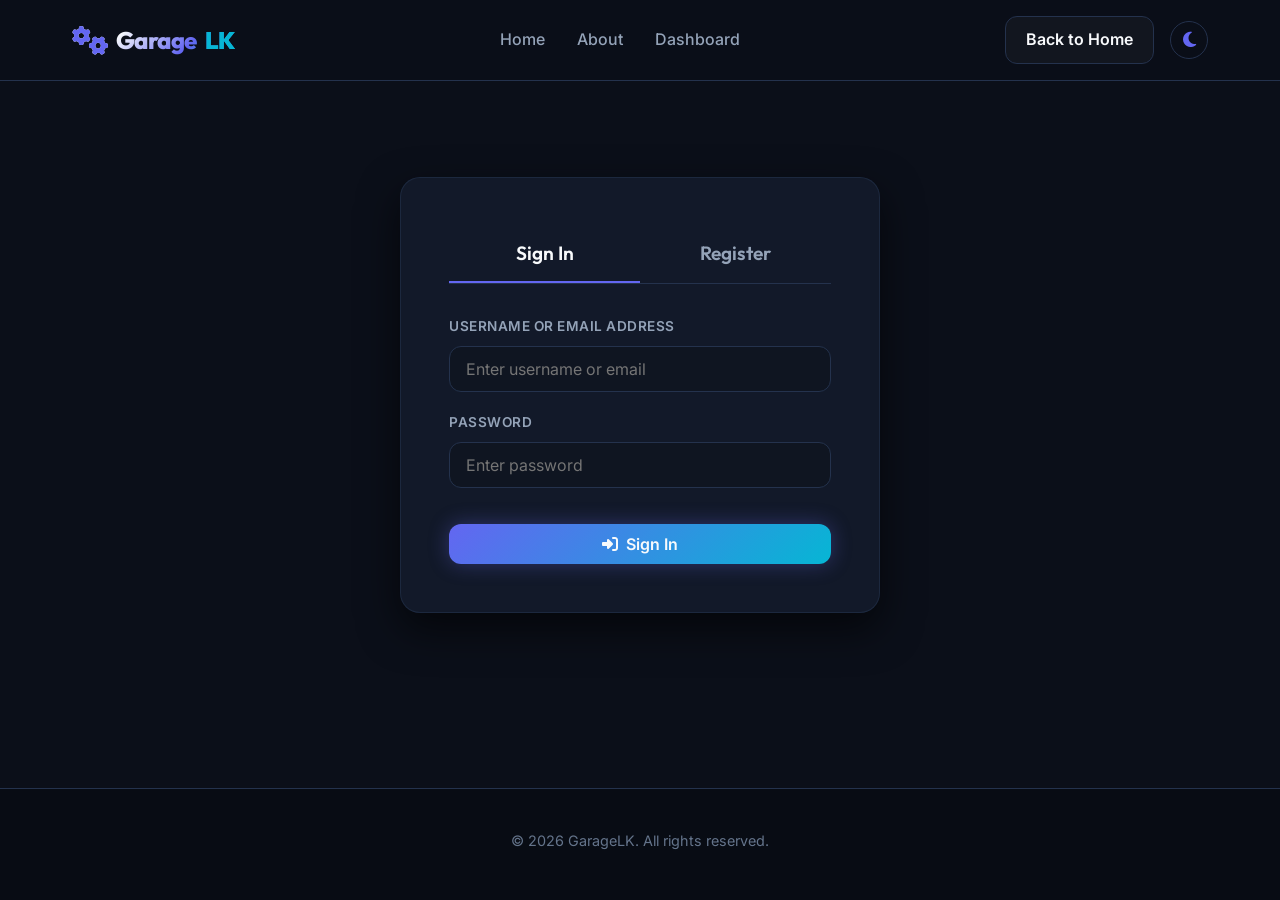
<file: static_backup/auth.html>
<!DOCTYPE html>
<html lang="en">
<head>
    <meta charset="UTF-8">
    <meta name="viewport" content="width=device-width, initial-scale=1.0">
    <title>GarageLK - Authenticate</title>
    <link rel="stylesheet" href="https://cdnjs.cloudflare.com/ajax/libs/font-awesome/6.4.0/css/all.min.css">
    <link rel="stylesheet" href="css/styles.css">
</head>
<body>

    <!-- Header & Navigation -->
    <header>
        <div class="nav-container">
            <a href="index.html" class="logo" id="header-logo">
                <i class="fa-solid fa-gears"></i>Garage<span>LK</span>
            </a>
            <nav class="nav-links">
                <a href="index.html" class="nav-link" id="nav-home">Home</a>
                <a href="index.html#about" class="nav-link" id="nav-about">About</a>
                <a href="dashboard.html" class="nav-link" id="nav-dashboard">Dashboard</a>
            </nav>
            <div class="nav-right" style="display: flex; align-items: center; gap: 1rem;">
                <div class="nav-auth" id="nav-auth-container">
                    <a href="index.html" class="btn btn-outline">Back to Home</a>
                </div>
                <button class="theme-toggle" onclick="window.GarageLK.toggleTheme()" unique-id="theme-toggle-btn">
                    <i class="fa-solid fa-moon"></i>
                </button>
            </div>
        </div>
    </header>

    <!-- Main Content -->
    <main>
        <div class="auth-wrapper">
            <!-- Tabs -->
            <div class="auth-tabs">
                <div class="auth-tab active" id="tab-login" onclick="window.GarageLK.switchAuthTab('login')">Sign In</div>
                <div class="auth-tab" id="tab-signup" onclick="window.GarageLK.switchAuthTab('signup')">Register</div>
            </div>

            <!-- Login Form -->
            <form id="form-login" onsubmit="window.GarageLK.handleLogin(event)">
                <div class="form-group">
                    <label for="login-username">Username or Email Address</label>
                    <input type="text" id="login-username" class="form-control" placeholder="Enter username or email" required unique-id="login-username-input">
                </div>
                <div class="form-group">
                    <label for="login-password">Password</label>
                    <input type="password" id="login-password" class="form-control" placeholder="Enter password" required unique-id="login-password-input">
                </div>
                <button type="submit" class="btn btn-primary" style="width: 100%; margin-top: 1rem;" unique-id="login-submit-btn">
                    <i class="fa-solid fa-right-to-bracket"></i> Sign In
                </button>
            </form>

            <!-- Signup Form -->
            <form id="form-signup" onsubmit="window.GarageLK.handleSignup(event)" style="display: none;">
                <!-- Role Toggle -->
                <div class="form-group">
                    <label>I want to join as a</label>
                    <div class="auth-toggle-group">
                        <div class="auth-toggle-btn active" id="toggle-role-customer" onclick="window.GarageLK.setSignupRole('CUSTOMER')">Customer</div>
                        <div class="auth-toggle-btn" id="toggle-role-owner" onclick="window.GarageLK.setSignupRole('OWNER')">Garage Owner</div>
                    </div>
                    <input type="hidden" id="signup-role" value="CUSTOMER">
                </div>

                <div class="form-group">
                    <label for="signup-username">Username</label>
                    <input type="text" id="signup-username" class="form-control" placeholder="Choose a username" required unique-id="signup-username-input">
                </div>
                <div class="form-group">
                    <label for="signup-fullname">Full Name</label>
                    <input type="text" id="signup-fullname" class="form-control" placeholder="Enter your full name" required unique-id="signup-fullname-input">
                </div>
                <div class="form-group">
                    <label for="signup-email">Email Address</label>
                    <input type="email" id="signup-email" class="form-control" placeholder="Enter email address" required unique-id="signup-email-input">
                </div>
                <div class="form-group">
                    <label for="signup-phone">Phone Number</label>
                    <input type="tel" id="signup-phone" class="form-control" placeholder="e.g. +94 77 123 4567" required unique-id="signup-phone-input">
                </div>
                <div class="form-group">
                    <label for="signup-password">Password</label>
                    <input type="password" id="signup-password" class="form-control" placeholder="Choose a strong password" required unique-id="signup-password-input">
                </div>
                <button type="submit" class="btn btn-primary" style="width: 100%; margin-top: 1rem;" unique-id="signup-submit-btn">
                    <i class="fa-solid fa-user-plus"></i> Create Account
                </button>
            </form>
        </div>
    </main>

    <!-- Footer -->
    <footer>
        <div class="max-width">
            <p>&copy; 2026 GarageLK. All rights reserved.</p>
        </div>
    </footer>

    <!-- App JavaScript -->
    <script src="js/app.js"></script>
    <script>
        document.addEventListener('DOMContentLoaded', () => {
            // Check if user is redirected to signup tab
            const urlParams = new URLSearchParams(window.location.search);
            const tab = urlParams.get('tab');
            if (tab === 'signup' && window.GarageLK) {
                window.GarageLK.switchAuthTab('signup');
            }
        });
    </script>
</body>
</html>
</file>
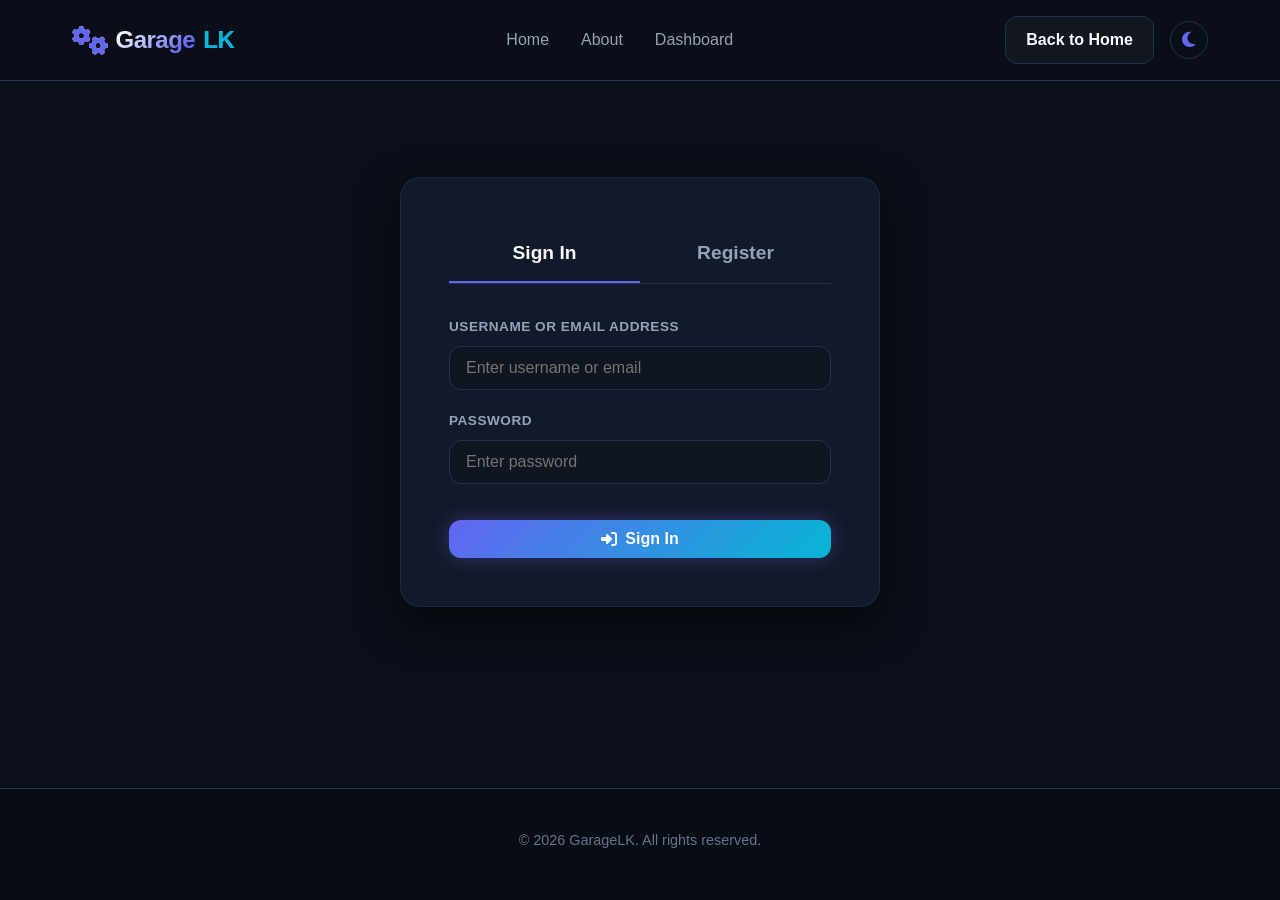
<file: static_backup/dashboard.html>
<!DOCTYPE html>
<html lang="en">

<head>
    <meta charset="UTF-8">
    <meta name="viewport" content="width=device-width, initial-scale=1.0">
    <title>Dashboard - GarageLK</title>
    <link rel="stylesheet" href="https://cdnjs.cloudflare.com/ajax/libs/font-awesome/6.4.0/css/all.min.css">
    <link rel="stylesheet" href="css/styles.css">
</head>

<body>

    <!-- Header & Navigation -->
    <header>
        <div class="nav-container">
            <a href="index.html" class="logo" id="header-logo">
                <i class="fa-solid fa-gears"></i>Garage<span>LK</span>
            </a>
            <nav class="nav-links">
                <a href="index.html" class="nav-link" id="nav-home">Home</a>
                <a href="index.html#about" class="nav-link" id="nav-about">About</a>
                <a href="dashboard.html" class="nav-link active" id="nav-dashboard">Dashboard</a>
            </nav>
            <div class="nav-right" style="display: flex; align-items: center; gap: 1rem;">
                <div class="nav-auth" id="nav-auth-container">
                    <!-- Dynamically populated by app.js -->
                </div>
                <button class="theme-toggle" onclick="window.GarageLK.toggleTheme()" unique-id="theme-toggle-btn">
                    <i class="fa-solid fa-moon"></i>
                </button>
            </div>
        </div>
    </header>

    <!-- Main Content Area -->
    <main>
        <div class="dashboard-grid">
            <!-- Sidebar -->
            <aside class="sidebar" id="dashboard-sidebar">
                <!-- Sidebar tabs will be dynamically updated based on role in app.js -->
                <div style="text-align: center; padding: 2rem 0; color: var(--text-muted);">
                    <i class="fa-solid fa-spinner fa-spin"></i>
                </div>
            </aside>

            <!-- Dashboard Content Panels -->
            <div class="dashboard-content" id="dashboard-content-area">

                <!-- CUSTOMER: Bookings List Panel -->
                <section id="section-customer-bookings" class="dashboard-section">
                    <h2 style="font-size: 1.8rem; margin-bottom: 1.5rem;"><i class="fa-solid fa-list-check"></i> My
                        Appointments</h2>
                    <div class="data-table-container">
                        <div class="table-header-row">
                            <h3 style="font-size: 1.1rem;">Appointment History</h3>
                            <span>Track your bookings and submit reviews</span>
                        </div>
                        <div class="table-list" id="customer-bookings-list">
                            <!-- Dynamic items -->
                        </div>
                    </div>
                </section>

                <!-- CUSTOMER: Breakdown Requests Panel -->
                <section id="section-customer-breakdowns" class="dashboard-section">
                    <h2 style="font-size: 1.8rem; margin-bottom: 1.5rem; color: #f87171;"><i
                            class="fa-solid fa-truck-medical"></i> Emergency Assist Requests</h2>
                    <div class="data-table-container">
                        <div class="table-header-row">
                            <h3 style="font-size: 1.1rem;">Emergency Log</h3>
                            <span>Track dispatched help and coordinate rescues</span>
                        </div>
                        <div class="table-list" id="customer-breakdowns-list">
                            <!-- Dynamic items -->
                        </div>
                    </div>
                </section>

                <!-- OWNER: My Garages Panel -->
                <section id="section-owner-garages" class="dashboard-section">
                    <div
                        style="display: flex; justify-content: space-between; align-items: center; margin-bottom: 1.5rem;">
                        <h2 style="font-size: 1.8rem;"><i class="fa-solid fa-warehouse"></i> My Garages</h2>
                        <button class="btn btn-primary" onclick="window.GarageLK.openAddGarageModal()"
                            unique-id="add-garage-btn">
                            <i class="fa-solid fa-plus"></i> Register Garage
                        </button>
                    </div>
                    <div class="data-table-container">
                        <div class="table-list" id="owner-garages-list">
                            <!-- Dynamic items -->
                        </div>
                    </div>
                </section>

                <!-- OWNER: Bookings Requests Panel -->
                <section id="section-owner-bookings" class="dashboard-section">
                    <h2 style="font-size: 1.8rem; margin-bottom: 1.5rem;"><i class="fa-solid fa-calendar-days"></i>
                        Booking Requests</h2>
                    <div class="data-table-container">
                        <div class="table-header-row">
                            <h3 style="font-size: 1.1rem;">Customer Appointments</h3>
                            <span>Manage requests (Approve, Complete, or Cancel)</span>
                        </div>
                        <div class="table-list" id="owner-bookings-list">
                            <!-- Dynamic items -->
                        </div>
                    </div>
                </section>

                <!-- OWNER: Services Management Panel -->
                <section id="section-owner-services" class="dashboard-section">
                    <div
                        style="display: flex; justify-content: space-between; align-items: center; margin-bottom: 1.5rem;">
                        <h2 style="font-size: 1.8rem;"><i class="fa-solid fa-screwdriver-wrench"></i> Manage Services
                        </h2>
                        <div class="form-group" style="margin-bottom:0; display:flex; align-items:center; gap:0.75rem;">
                            <label style="margin-bottom:0;">Select Garage:</label>
                            <select id="owner-services-garage-select" class="form-control"
                                onchange="window.GarageLK.loadOwnerServices()" style="width:200px; padding:0.5rem;"
                                unique-id="garage-service-select">
                                <!-- Options populated dynamically -->
                            </select>
                        </div>
                    </div>

                    <div style="margin-bottom: 1.5rem;">
                        <button class="btn btn-primary" onclick="window.GarageLK.openAddServiceModal()"
                            id="btn-add-service" style="display:none;" unique-id="add-service-btn">
                            <i class="fa-solid fa-plus"></i> Add Service
                        </button>
                    </div>

                    <div class="owner-service-grid" id="owner-services-container">
                        <p style="color:var(--text-muted);">Please select a garage to manage services.</p>
                    </div>
                </section>

                <!-- OWNER: Analytics Panel -->
                <section id="section-owner-analytics" class="dashboard-section">
                    <h2 style="font-size: 1.8rem; margin-bottom: 1.5rem;"><i class="fa-solid fa-chart-line"></i>
                        Analytics Overview</h2>

                    <div data-html2pdf-ignore="true"
                        style="margin-bottom: 1.5rem; display: flex; flex-wrap: wrap; gap: 1rem; align-items: center; justify-content: space-between;">
                        <div style="display: flex; flex-wrap: wrap; gap: 1rem; align-items: center;">
                            <div style="display: flex; gap: 0.5rem; align-items: center;">
                                <label for="owner-analytics-garage-select"
                                    style="font-weight: 600; white-space: nowrap; text-transform: uppercase;">Filter by
                                    Garage:</label>
                                <select id="owner-analytics-garage-select" class="form-control"
                                    onchange="window.GarageLK.filterOwnerAnalytics()"
                                    style="width:180px; padding:0.5rem;" unique-id="garage-analytics-select">
                                    <option value="">All Garages</option>
                                </select>
                            </div>
                            <div style="display: flex; gap: 0.5rem; align-items: center;">
                                <label for="owner-analytics-date-type"
                                    style="font-weight: 600; white-space: nowrap; text-transform: uppercase;">Date
                                    Filter:</label>
                                <select id="owner-analytics-date-type" class="form-control"
                                    onchange="window.GarageLK.toggleDateFilterType()"
                                    style="width:160px; padding:0.5rem;" unique-id="analytics-date-type">
                                    <option value="all">All Time</option>
                                    <option value="day">Specific Day</option>
                                    <option value="month">Specific Month</option>
                                </select>
                            </div>
                            <div id="container-analytics-day" style="display: none; gap: 0.5rem; align-items: center;">
                                <input type="date" id="owner-analytics-date-day" class="form-control"
                                    onchange="window.GarageLK.filterOwnerAnalytics()"
                                    style="width:150px; padding:0.5rem;" unique-id="analytics-date-day">
                            </div>
                            <div id="container-analytics-month"
                                style="display: none; gap: 0.5rem; align-items: center;">
                                <input type="month" id="owner-analytics-date-month" class="form-control"
                                    onchange="window.GarageLK.filterOwnerAnalytics()"
                                    style="width:160px; padding:0.5rem;" unique-id="analytics-date-month">
                            </div>
                        </div>
                        <div style="display: flex; gap: 0.75rem;">
                            <button class="btn btn-outline" onclick="window.GarageLK.exportOwnerAnalyticsToExcel()"
                                unique-id="btn-owner-analytics-excel">
                                <i class="fa-solid fa-file-excel" style="color:var(--success);"></i> Export Excel
                            </button>
                            <button class="btn btn-primary" onclick="window.GarageLK.downloadOwnerAnalyticsPDF()"
                                unique-id="btn-owner-analytics-pdf">
                                <i class="fa-solid fa-file-pdf"></i> Download PDF
                            </button>
                        </div>
                    </div>

                    <div class="stats-grid">
                        <div class="stat-card">
                            <div class="stat-icon"><i class="fa-solid fa-calendar-check"></i></div>
                            <div class="stat-info">
                                <h3 id="stat-total-bookings">0</h3>
                                <p>Total Bookings</p>
                            </div>
                        </div>
                        <div class="stat-card">
                            <div class="stat-icon" style="color: var(--secondary); background: rgba(6, 182, 212, 0.1);">
                                <i class="fa-solid fa-hand-holding-dollar"></i>
                            </div>
                            <div class="stat-info">
                                <h3 id="stat-total-revenue">LKR 0.00</h3>
                                <p>Total Revenue</p>
                            </div>
                        </div>
                        <div class="stat-card">
                            <div class="stat-icon" style="color: var(--success); background: rgba(16, 185, 129, 0.1);">
                                <i class="fa-solid fa-check-double"></i>
                            </div>
                            <div class="stat-info">
                                <h3 id="stat-completed-bookings">0</h3>
                                <p>Completed</p>
                            </div>
                        </div>
                        <div class="stat-card">
                            <div class="stat-icon" style="color: #ef4444; background: rgba(239, 68, 68, 0.1);"><i
                                    class="fa-solid fa-truck-pickup"></i></div>
                            <div class="stat-info">
                                <h3 id="stat-completed-breakdowns">0</h3>
                                <p>Completed Rescues</p>
                            </div>
                        </div>
                    </div>
                    <div
                        style="display: grid; grid-template-columns: repeat(auto-fit, minmax(350px, 1fr)); gap: 1.5rem; margin-top: 1.5rem;">
                        <!-- Bookings Revenue Chart (Bar) -->
                        <div class="data-table-container" style="padding: 1.5rem; border-radius: var(--radius-lg);">
                            <h3 style="font-size: 1.1rem; margin-bottom: 1.25rem;"><i class="fa-solid fa-chart-bar"
                                    style="color: var(--primary); margin-right: 0.5rem;"></i>Bookings Revenue (LKR)</h3>
                            <div
                                style="position: relative; height: 260px; display: flex; align-items: center; justify-content: center;">
                                <canvas id="chart-owner-revenue"></canvas>
                            </div>
                        </div>

                        <!-- Completion Stats Overview Chart (Pie) -->
                        <div class="data-table-container" style="padding: 1.5rem; border-radius: var(--radius-lg);">
                            <h3 style="font-size: 1.1rem; margin-bottom: 1.25rem;"><i class="fa-solid fa-chart-pie"
                                    style="color: var(--secondary); margin-right: 0.5rem;"></i>Completed Bookings vs
                                Rescues</h3>
                            <div
                                style="position: relative; height: 260px; display: flex; align-items: center; justify-content: center;">
                                <canvas id="chart-owner-completions"></canvas>
                            </div>
                        </div>
                    </div>
                </section>

                <!-- OWNER: Breakdown Requests Panel -->
                <section id="section-owner-breakdowns" class="dashboard-section">
                    <h2 style="font-size: 1.8rem; margin-bottom: 1.5rem; color: #f87171;"><i
                            class="fa-solid fa-bell"></i> Active Breakdown Alerts</h2>
                    <div class="data-table-container">
                        <div class="table-header-row">
                            <h3 style="font-size: 1.1rem;">Roadside Emergency Alerts</h3>
                            <span>Respond to stranded vehicles in your operating cities</span>
                        </div>
                        <div class="table-list" id="owner-breakdowns-list">
                            <!-- Dynamic items -->
                        </div>
                    </div>
                </section>

                <!-- ADMIN: Pending Approvals Panel -->
                <section id="section-admin-approvals" class="dashboard-section">
                    <h2 style="font-size: 1.8rem; margin-bottom: 1.5rem;"><i class="fa-solid fa-clipboard-check"></i>
                        Garage Registration Approvals</h2>
                    <div class="data-table-container">
                        <div class="table-header-row">
                            <h3 style="font-size: 1.1rem;">Pending Approval List</h3>
                            <span>Approve new garages before they appear in public searches</span>
                        </div>
                        <div class="table-list" id="admin-approvals-list">
                            <!-- Dynamic items -->
                        </div>
                    </div>
                </section>

                <!-- ADMIN: System Monitor Panel -->
                <section id="section-admin-monitor" class="dashboard-section">
                    <h2 style="font-size: 1.8rem; margin-bottom: 1.5rem;"><i class="fa-solid fa-chart-line"></i> System
                        Monitor</h2>
                    <div class="stats-grid" id="admin-stats-grid">
                        <div class="stat-card">
                            <div class="stat-icon"><i class="fa-solid fa-users"></i></div>
                            <div class="stat-info">
                                <h3 id="admin-stat-users">0</h3>
                                <p>Total Users</p>
                            </div>
                        </div>
                        <div class="stat-card">
                            <div class="stat-icon" style="color: var(--secondary); background: rgba(6, 182, 212, 0.1);">
                                <i class="fa-solid fa-warehouse"></i>
                            </div>
                            <div class="stat-info">
                                <h3 id="admin-stat-garages">0</h3>
                                <p>Total Garages</p>
                            </div>
                        </div>
                        <div class="stat-card">
                            <div class="stat-icon" style="color: var(--success); background: rgba(16, 185, 129, 0.1);">
                                <i class="fa-solid fa-calendar-check"></i>
                            </div>
                            <div class="stat-info">
                                <h3 id="admin-stat-bookings">0</h3>
                                <p>Total Bookings</p>
                            </div>
                        </div>
                        <div class="stat-card">
                            <div class="stat-icon" style="color: #ef4444; background: rgba(239, 68, 68, 0.1);"><i
                                    class="fa-solid fa-truck-medical"></i></div>
                            <div class="stat-info">
                                <h3 id="admin-stat-breakdowns">0</h3>
                                <p>Active Emergencies</p>
                            </div>
                        </div>
                    </div>

                    <div class="data-table-container">
                        <div class="table-header-row">
                            <h3 style="font-size: 1.1rem;">System-Wide Emergency Logs</h3>
                            <span>Monitor breakdown assist statuses</span>
                        </div>
                        <div class="table-list" id="admin-breakdowns-list">
                            <!-- Dynamic items -->
                        </div>
                    </div>
                </section>
            </div>
        </div>
    </main>

    <!-- Write a Review Modal -->
    <div class="modal-overlay" id="modal-review">
        <div class="modal-content">
            <span class="modal-close" onclick="window.GarageLK.closeModal('modal-review')"><i
                    class="fa-solid fa-xmark"></i></span>
            <h3 style="font-size: 1.3rem; margin-bottom: 1.5rem;"><i class="fa-solid fa-star"></i> Leave a Review</h3>
            <form onsubmit="window.GarageLK.submitReview(event)">
                <input type="hidden" id="review-booking-id">
                <div class="form-group">
                    <label for="review-rating">Rating (1 to 5 Stars)</label>
                    <select id="review-rating" class="form-control" required unique-id="review-rating-select">
                        <option value="5.0">5 Stars (Excellent)</option>
                        <option value="4.0">4 Stars (Good)</option>
                        <option value="3.0">3 Stars (Average)</option>
                        <option value="2.0">2 Stars (Poor)</option>
                        <option value="1.0">1 Star (Terrible)</option>
                    </select>
                </div>
                <div class="form-group">
                    <label for="review-comment">Your Review Comment</label>
                    <textarea id="review-comment" class="form-control" rows="4"
                        placeholder="Write about your experience..." required
                        unique-id="review-comment-textarea"></textarea>
                </div>
                <button type="submit" class="btn btn-primary" style="width: 100%;" unique-id="review-submit-btn">Submit
                    Review</button>
            </form>
        </div>
    </div>

    <!-- Register Garage Modal (Owner) -->
    <div class="modal-overlay" id="modal-add-garage">
        <div class="modal-content">
            <span class="modal-close" onclick="window.GarageLK.closeModal('modal-add-garage')"><i
                    class="fa-solid fa-xmark"></i></span>
            <h3 style="font-size: 1.3rem; margin-bottom: 1.5rem;"><i class="fa-solid fa-warehouse"></i> Register Garage
            </h3>
            <form onsubmit="window.GarageLK.handleAddGarage(event)">
                <div class="form-group">
                    <label for="garage-name">Garage Name</label>
                    <input type="text" id="garage-name" class="form-control" placeholder="e.g. Apex Auto Services"
                        required unique-id="garage-name-input">
                </div>
                <div class="form-group">
                    <label for="garage-desc">Description</label>
                    <textarea id="garage-desc" class="form-control" rows="3"
                        placeholder="Briefly describe your services..." required
                        unique-id="garage-desc-textarea"></textarea>
                </div>
                <div class="form-group">
                    <label for="garage-address">Address</label>
                    <input type="text" id="garage-address" class="form-control" placeholder="e.g. No. 12, Main Street"
                        required unique-id="garage-address-input">
                </div>
                <div class="form-group">
                    <label for="garage-city">City</label>
                    <select id="garage-city" class="form-control" required unique-id="garage-city-select">
                        <option value="Colombo">Colombo</option>
                        <option value="Kandy">Kandy</option>
                        <option value="Galle">Galle</option>
                        <option value="Kurunegala">Kurunegala</option>
                    </select>
                </div>
                <div class="form-group">
                    <label for="garage-phone">Contact Phone</label>
                    <input type="tel" id="garage-phone" class="form-control" placeholder="e.g. +94 11 234 5678" required
                        unique-id="garage-phone-input">
                </div>
                <div class="form-group">
                    <label for="garage-email">Contact Email</label>
                    <input type="email" id="garage-email" class="form-control" placeholder="e.g. info@mygarage.lk"
                        required unique-id="garage-email-input">
                </div>
                <div class="form-group">
                    <label for="garage-image">Image URL (Garage Photo)</label>
                    <input type="url" id="garage-image" class="form-control"
                        placeholder="e.g. https://images.unsplash.com/..." required unique-id="garage-image-input">
                </div>
                <!-- Mock coordinates for mapping -->
                <div class="form-group" style="display: grid; grid-template-columns: 1fr 1fr; gap: 1rem;">
                    <div>
                        <label for="garage-lat">Latitude</label>
                        <input type="number" step="any" id="garage-lat" class="form-control" placeholder="e.g. 6.9"
                            required unique-id="garage-lat-input">
                    </div>
                    <div>
                        <label for="garage-lng">Longitude</label>
                        <input type="number" step="any" id="garage-lng" class="form-control" placeholder="e.g. 79.8"
                            required unique-id="garage-lng-input">
                    </div>
                </div>
                <button type="submit" class="btn btn-primary" style="width: 100%;" unique-id="garage-submit-btn">Submit
                    Request</button>
            </form>
        </div>
    </div>

    <!-- Add/Edit Service Modal (Owner) -->
    <div class="modal-overlay" id="modal-add-service">
        <div class="modal-content">
            <span class="modal-close" onclick="window.GarageLK.closeModal('modal-add-service')"><i
                    class="fa-solid fa-xmark"></i></span>
            <h3 style="font-size: 1.3rem; margin-bottom: 1.5rem;" id="modal-service-title"><i
                    class="fa-solid fa-wrench"></i> Add New Service</h3>
            <form onsubmit="window.GarageLK.handleAddService(event)">
                <input type="hidden" id="service-id">
                <div class="form-group">
                    <label for="service-name">Service Name</label>
                    <input type="text" id="service-name" class="form-control" placeholder="e.g. Engine Oil Change"
                        required unique-id="service-name-input">
                </div>
                <div class="form-group">
                    <label for="service-desc">Description</label>
                    <textarea id="service-desc" class="form-control" rows="3"
                        placeholder="Describe what this service entails..." required
                        unique-id="service-desc-textarea"></textarea>
                </div>
                <div class="form-group">
                    <label for="service-price">Price (LKR)</label>
                    <input type="number" step="0.01" id="service-price" class="form-control" placeholder="e.g. 2500"
                        required unique-id="service-price-input">
                </div>
                <button type="submit" class="btn btn-primary" style="width: 100%;" id="btn-save-service"
                    unique-id="service-submit-btn">Add Service</button>
            </form>
        </div>
    </div>

    <!-- Accept Breakdown Request Modal (Owner) -->
    <div class="modal-overlay" id="modal-accept-breakdown">
        <div class="modal-content">
            <span class="modal-close" onclick="window.GarageLK.closeModal('modal-accept-breakdown')"><i
                    class="fa-solid fa-xmark"></i></span>
            <h3 style="font-size: 1.3rem; margin-bottom: 1.5rem;"><i class="fa-solid fa-truck-pickup"></i> Dispatch
                Assistance</h3>
            <form onsubmit="window.GarageLK.confirmAcceptBreakdown(event)">
                <input type="hidden" id="accept-breakdown-id">
                <div class="form-group">
                    <label for="accept-breakdown-garage-select">Select Dispatching Garage</label>
                    <select id="accept-breakdown-garage-select" class="form-control" required
                        unique-id="dispatch-garage-select">
                        <!-- Populated by owner's approved garages in the alert's city -->
                    </select>
                </div>
                <button type="submit" class="btn btn-primary" style="width: 100%; background: var(--success);"
                    unique-id="dispatch-submit-btn">
                    Confirm Dispatch
                </button>
            </form>
        </div>
    </div>

    <!-- Toast Notifications -->
    <div class="toast-container" id="toast-container"></div>

    <!-- Footer -->
    <footer>
        <div class="max-width">
            <p>&copy; 2026 GarageLK. All rights reserved.</p>
        </div>
    </footer>

    <!-- App JavaScript -->
    <script src="js/app.js"></script>
    <script>
        document.addEventListener('DOMContentLoaded', () => {
            // Load and build dashboard interface based on user role
            if (window.GarageLK) {
                window.GarageLK.initDashboard();
            }
        });
    </script>
</body>

</html>
</file>
<file: static_backup/css/styles.css>
/* -------------------------------------------------------------
 * GARAGELK - PREMIUM GLOBAL STYLESHEET
 * ------------------------------------------------------------- */

@import url('https://fonts.googleapis.com/css2?family=Outfit:wght@300;400;500;600;700;800&family=Inter:wght@300;400;500;600;700&display=swap');

:root {
    /* Color Palette */
    --bg-dark: #0b0f19;
    --bg-card: #161e2f;
    --bg-card-hover: #1e293b;
    --border-color: #24324d;
    --border-glow: #3b82f6;
    
    --primary: #6366f1; /* Electric Indigo */
    --primary-glow: rgba(99, 102, 241, 0.35);
    --secondary: #06b6d4; /* Vibrant Cyan */
    --secondary-glow: rgba(6, 182, 212, 0.2);
    
    --accent: #f59e0b; /* Amber Gold */
    --accent-glow: rgba(245, 158, 11, 0.2);
    
    --text-primary: #f8fafc;
    --text-secondary: #94a3b8;
    --text-muted: #64748b;
    
    --success: #10b981;
    --danger: #ef4444;
    --warning: #f59e0b;
    --info: #3b82f6;
    
    /* Typography */
    --font-heading: 'Outfit', sans-serif;
    --font-body: 'Inter', sans-serif;
    
    /* Layout & Shadows */
    --radius-sm: 8px;
    --radius-md: 12px;
    --radius-lg: 20px;
    --radius-full: 9999px;
    --shadow-sm: 0 2px 8px rgba(0, 0, 0, 0.3);
    --shadow-md: 0 8px 24px rgba(0, 0, 0, 0.4);
    --shadow-lg: 0 16px 40px rgba(0, 0, 0, 0.6);
    --shadow-glow: 0 0 20px var(--primary-glow);
    
    /* Transitions */
    --transition-fast: 0.2s cubic-bezier(0.4, 0, 0.2, 1);
    --transition-normal: 0.3s cubic-bezier(0.4, 0, 0.2, 1);
    
    /* Glassmorphism */
    --glass-bg: rgba(22, 30, 47, 0.75);
    --glass-border: rgba(36, 50, 77, 0.6);
    --glass-blur: blur(12px);
}

/* Reset and Base Styles */
* {
    margin: 0;
    padding: 0;
    box-sizing: border-box;
    scroll-behavior: smooth;
}

body {
    background-color: var(--bg-dark);
    color: var(--text-primary);
    font-family: var(--font-body);
    line-height: 1.6;
    min-height: 100vh;
    display: flex;
    flex-direction: column;
    overflow-x: hidden;
}

h1, h2, h3, h4, h5, h6 {
    font-family: var(--font-heading);
    font-weight: 600;
    color: var(--text-primary);
}

a {
    color: inherit;
    text-decoration: none;
    transition: var(--transition-fast);
}

button, input, select, textarea {
    font-family: inherit;
    font-size: inherit;
    color: inherit;
    background: none;
    border: none;
    outline: none;
}

/* Scrollbar styling */
::-webkit-scrollbar {
    width: 8px;
}
::-webkit-scrollbar-track {
    background: var(--bg-dark);
}
::-webkit-scrollbar-thumb {
    background: var(--border-color);
    border-radius: var(--radius-full);
}
::-webkit-scrollbar-thumb:hover {
    background: var(--primary);
}

/* Header & Navigation */
header {
    background: rgba(11, 15, 25, 0.85);
    backdrop-filter: var(--glass-blur);
    -webkit-backdrop-filter: var(--glass-blur);
    border-bottom: 1px solid var(--border-color);
    position: sticky;
    top: 0;
    z-index: 1000;
    transition: var(--transition-normal);
}

.nav-container {
    max-width: 1200px;
    margin: 0 auto;
    padding: 1rem 2rem;
    display: flex;
    justify-content: space-between;
    align-items: center;
}

.logo {
    display: flex;
    align-items: center;
    gap: 0.5rem;
    font-size: 1.5rem;
    font-weight: 800;
    font-family: var(--font-heading);
    letter-spacing: -0.5px;
    background: linear-gradient(135deg, var(--text-primary) 30%, var(--primary) 70%, var(--secondary) 100%);
    -webkit-background-clip: text;
    background-clip: text;
    -webkit-text-fill-color: transparent;
}

.logo span {
    color: var(--secondary);
    -webkit-text-fill-color: initial;
    background: none;
}

.logo i {
    color: var(--primary);
    -webkit-text-fill-color: initial;
    background: none;
    font-size: 1.8rem;
}

.nav-links {
    display: flex;
    align-items: center;
    gap: 2rem;
}

.nav-link {
    font-weight: 500;
    color: var(--text-secondary);
    position: relative;
    padding: 0.25rem 0;
}

.nav-link:hover, .nav-link.active {
    color: var(--text-primary);
}

.nav-link::after {
    content: '';
    position: absolute;
    bottom: 0;
    left: 0;
    width: 0;
    height: 2px;
    background: linear-gradient(90deg, var(--primary), var(--secondary));
    transition: var(--transition-fast);
}

.nav-link:hover::after, .nav-link.active::after {
    width: 100%;
}

.nav-auth {
    display: flex;
    align-items: center;
    gap: 1rem;
}

/* Glass Buttons */
.btn {
    display: inline-flex;
    align-items: center;
    justify-content: center;
    gap: 0.5rem;
    padding: 0.65rem 1.25rem;
    border-radius: var(--radius-md);
    font-weight: 600;
    cursor: pointer;
    transition: var(--transition-normal);
}

.btn-primary {
    background: linear-gradient(135deg, var(--primary), var(--secondary));
    box-shadow: var(--shadow-glow);
}

.btn-primary:hover {
    transform: translateY(-2px);
    box-shadow: 0 0 28px rgba(99, 102, 241, 0.5);
    filter: brightness(1.1);
}

.btn-outline {
    border: 1px solid var(--border-color);
    background: rgba(255, 255, 255, 0.03);
}

.btn-outline:hover {
    border-color: var(--primary);
    background: rgba(99, 102, 241, 0.1);
    transform: translateY(-2px);
}

.btn-danger {
    background: rgba(239, 68, 68, 0.15);
    border: 1px solid rgba(239, 68, 68, 0.3);
    color: #fca5a5;
}

.btn-danger:hover {
    background: var(--danger);
    color: white;
    transform: translateY(-2px);
}

/* User Profile Badge */
.user-menu {
    position: relative;
    cursor: pointer;
}

.user-badge {
    display: flex;
    align-items: center;
    gap: 0.5rem;
    padding: 0.5rem 1rem;
    background: var(--bg-card);
    border: 1px solid var(--border-color);
    border-radius: var(--radius-full);
    transition: var(--transition-fast);
}

.user-badge:hover {
    border-color: var(--primary);
}

.user-avatar {
    width: 24px;
    height: 24px;
    background: var(--primary);
    border-radius: 50%;
    display: flex;
    align-items: center;
    justify-content: center;
    font-size: 0.75rem;
    font-weight: bold;
}

.user-dropdown {
    position: absolute;
    right: 0;
    top: calc(100% + 8px);
    width: 200px;
    background: var(--glass-bg);
    backdrop-filter: var(--glass-blur);
    -webkit-backdrop-filter: var(--glass-blur);
    border: 1px solid var(--glass-border);
    border-radius: var(--radius-md);
    box-shadow: var(--shadow-lg);
    display: none;
    flex-direction: column;
    padding: 0.5rem 0;
    z-index: 100;
}

.user-menu:hover .user-dropdown {
    display: flex;
}

.dropdown-item {
    padding: 0.75rem 1rem;
    display: flex;
    align-items: center;
    gap: 0.75rem;
    font-size: 0.9rem;
    color: var(--text-secondary);
}

.dropdown-item:hover {
    background: rgba(255, 255, 255, 0.05);
    color: var(--text-primary);
}

/* Main Layout Wrapper */
main {
    flex: 1;
    width: 100%;
    max-width: 1200px;
    margin: 0 auto;
    padding: 2rem;
}

/* Hero Section */
.hero {
    text-align: center;
    padding: 4rem 1rem;
    background: radial-gradient(circle at top, rgba(99, 102, 241, 0.15) 0%, transparent 60%);
    border-radius: var(--radius-lg);
    margin-bottom: 3rem;
}

.hero h1 {
    font-size: 3rem;
    font-weight: 800;
    line-height: 1.2;
    margin-bottom: 1rem;
    letter-spacing: -1px;
}

.hero h1 span {
    background: linear-gradient(135deg, var(--primary), var(--secondary));
    -webkit-background-clip: text;
    background-clip: text;
    -webkit-text-fill-color: transparent;
}

.hero p {
    color: var(--text-secondary);
    font-size: 1.2rem;
    max-width: 600px;
    margin: 0 auto 2.5rem;
}

/* Search Bar (Glassmorphic) */
.search-container {
    background: var(--glass-bg);
    backdrop-filter: var(--glass-blur);
    -webkit-backdrop-filter: var(--glass-blur);
    border: 1px solid var(--glass-border);
    border-radius: var(--radius-lg);
    padding: 0.75rem;
    display: flex;
    gap: 0.5rem;
    max-width: 800px;
    margin: 0 auto 2rem;
    box-shadow: var(--shadow-lg);
    position: relative;
    z-index: 10;
}

.search-input-group {
    flex: 1;
    display: flex;
    align-items: center;
    gap: 0.75rem;
    padding: 0 1rem;
    border-right: 1px solid var(--border-color);
}

.search-input-group:last-of-type {
    border-right: none;
}

.search-input-group i {
    color: var(--primary);
    font-size: 1.2rem;
}

.search-input-group input, .search-input-group select {
    width: 100%;
    background: none;
    border: none;
    color: var(--text-primary);
    font-size: 1rem;
}

.search-input-group select option {
    background: var(--bg-dark);
    color: var(--text-primary);
}

/* Grid Layout & Map Split */
.map-split-container {
    display: grid;
    grid-template-columns: 1fr 1fr;
    gap: 2rem;
    margin-top: 1rem;
    height: 600px;
}

@media (max-width: 968px) {
    .map-split-container {
        grid-template-columns: 1fr;
        height: auto;
    }
    
    .map-wrapper {
        height: 350px;
        order: -1;
    }
}

.garages-list-panel {
    display: flex;
    flex-direction: column;
    gap: 1.25rem;
    overflow-y: auto;
    padding-right: 0.5rem;
    max-height: 100%;
}

.map-wrapper {
    border-radius: var(--radius-lg);
    border: 1px solid var(--border-color);
    overflow: hidden;
    position: relative;
    box-shadow: var(--shadow-md);
    height: 100%;
    z-index: 1;
}

#map {
    width: 100%;
    height: 100%;
    background: #0f172a;
}

/* Garage Card (Premium UI) */
.garage-card {
    background: var(--bg-card);
    border: 1px solid var(--border-color);
    border-radius: var(--radius-md);
    overflow: hidden;
    display: flex;
    gap: 1.25rem;
    transition: var(--transition-normal);
    box-shadow: var(--shadow-sm);
    cursor: pointer;
    position: relative;
}

.garage-card:hover {
    transform: translateY(-3px) scale(1.01);
    border-color: var(--primary);
    box-shadow: var(--shadow-md), 0 0 15px rgba(99, 102, 241, 0.15);
    background: var(--bg-card-hover);
}

.garage-card-img {
    width: 180px;
    height: 100%;
    min-height: 150px;
    object-fit: cover;
    background-color: var(--border-color);
}

.garage-card-content {
    flex: 1;
    padding: 1.25rem;
    display: flex;
    flex-direction: column;
    justify-content: space-between;
}

.garage-header {
    display: flex;
    justify-content: space-between;
    align-items: flex-start;
    margin-bottom: 0.5rem;
}

.garage-title {
    font-size: 1.25rem;
    font-weight: 700;
}

.garage-rating {
    display: flex;
    align-items: center;
    gap: 0.25rem;
    background: rgba(245, 158, 11, 0.15);
    color: var(--accent);
    padding: 0.25rem 0.5rem;
    border-radius: var(--radius-sm);
    font-size: 0.85rem;
    font-weight: bold;
}

.garage-address {
    color: var(--text-secondary);
    font-size: 0.875rem;
    margin-bottom: 0.75rem;
    display: flex;
    align-items: center;
    gap: 0.4rem;
}

.garage-description {
    color: var(--text-muted);
    font-size: 0.85rem;
    line-height: 1.4;
    display: -webkit-box;
    -webkit-line-clamp: 2;
    line-clamp: 2;
    -webkit-box-orient: vertical;
    overflow: hidden;
    margin-bottom: 0.75rem;
}

.garage-footer {
    display: flex;
    justify-content: space-between;
    align-items: center;
    margin-top: auto;
}

.garage-phone {
    font-size: 0.85rem;
    color: var(--secondary);
    display: flex;
    align-items: center;
    gap: 0.4rem;
}

/* Details Page Grid */
.details-grid {
    display: grid;
    grid-template-columns: 7fr 4fr;
    gap: 2rem;
    margin-top: 1.5rem;
}

@media (max-width: 968px) {
    .details-grid {
        grid-template-columns: 1fr;
    }
}

.details-main {
    display: flex;
    flex-direction: column;
    gap: 2rem;
}

.garage-hero-img {
    width: 100%;
    height: 400px;
    object-fit: cover;
    border-radius: var(--radius-lg);
    border: 1px solid var(--border-color);
}

.details-panel {
    background: var(--bg-card);
    border: 1px solid var(--border-color);
    border-radius: var(--radius-lg);
    padding: 2rem;
}

.details-panel h2 {
    font-size: 1.5rem;
    margin-bottom: 1.25rem;
    border-bottom: 1px solid var(--border-color);
    padding-bottom: 0.75rem;
    display: flex;
    align-items: center;
    gap: 0.5rem;
}

.service-list-item {
    display: flex;
    justify-content: space-between;
    align-items: center;
    padding: 1rem 0;
    border-bottom: 1px solid rgba(255, 255, 255, 0.05);
}

.service-list-item:last-child {
    border-bottom: none;
}

.service-info h4 {
    font-size: 1.05rem;
    margin-bottom: 0.25rem;
}

.service-info p {
    font-size: 0.85rem;
    color: var(--text-muted);
}

.service-price-select {
    display: flex;
    align-items: center;
    gap: 1rem;
}

.service-price {
    font-weight: 700;
    color: var(--secondary);
}

/* Booking Card Styles */
.booking-card {
    background: var(--glass-bg);
    backdrop-filter: var(--glass-blur);
    -webkit-backdrop-filter: var(--glass-blur);
    border: 1px solid var(--glass-border);
    border-radius: var(--radius-lg);
    padding: 2rem;
    position: sticky;
    top: calc(1rem + 80px);
    box-shadow: var(--shadow-lg);
}

.form-group {
    margin-bottom: 1.25rem;
}

.form-group label {
    display: block;
    font-size: 0.85rem;
    font-weight: 600;
    text-transform: uppercase;
    letter-spacing: 0.5px;
    color: var(--text-secondary);
    margin-bottom: 0.5rem;
}

.form-control {
    width: 100%;
    background: rgba(0, 0, 0, 0.2);
    border: 1px solid var(--border-color);
    border-radius: var(--radius-md);
    padding: 0.75rem 1rem;
    color: var(--text-primary);
    transition: var(--transition-fast);
}

.form-control:focus {
    border-color: var(--primary);
    box-shadow: 0 0 10px rgba(99, 102, 241, 0.2);
}

.booking-summary {
    background: rgba(255, 255, 255, 0.02);
    border: 1px dashed var(--border-color);
    border-radius: var(--radius-md);
    padding: 1rem;
    margin-bottom: 1.5rem;
}

.summary-row {
    display: flex;
    justify-content: space-between;
    font-size: 0.9rem;
    margin-bottom: 0.5rem;
}

.summary-row.total {
    border-top: 1px solid var(--border-color);
    padding-top: 0.5rem;
    font-weight: 700;
    font-size: 1.1rem;
    color: var(--secondary);
}

/* Review Styles */
.review-item {
    border-bottom: 1px solid rgba(255, 255, 255, 0.05);
    padding: 1.5rem 0;
}

.review-item:last-child {
    border-bottom: none;
}

.review-header {
    display: flex;
    justify-content: space-between;
    margin-bottom: 0.5rem;
}

.review-user {
    font-weight: 600;
}

.review-rating {
    color: var(--accent);
}

.review-date {
    font-size: 0.8rem;
    color: var(--text-muted);
}

.review-comment {
    color: var(--text-secondary);
    font-size: 0.9rem;
}

/* Glassmorphic Auth Form */
.auth-wrapper {
    max-width: 480px;
    margin: 4rem auto;
    background: var(--glass-bg);
    backdrop-filter: var(--glass-blur);
    -webkit-backdrop-filter: var(--glass-blur);
    border: 1px solid var(--glass-border);
    border-radius: var(--radius-lg);
    padding: 3rem;
    box-shadow: var(--shadow-lg);
}

.auth-tabs {
    display: flex;
    border-bottom: 1px solid var(--border-color);
    margin-bottom: 2rem;
}

.auth-tab {
    flex: 1;
    padding: 0.75rem;
    text-align: center;
    font-weight: 600;
    font-family: var(--font-heading);
    font-size: 1.2rem;
    color: var(--text-secondary);
    cursor: pointer;
    transition: var(--transition-fast);
}

.auth-tab.active {
    color: var(--text-primary);
    border-bottom: 2px solid var(--primary);
}

.auth-toggle-group {
    display: flex;
    gap: 0.5rem;
    background: rgba(0, 0, 0, 0.2);
    border: 1px solid var(--border-color);
    border-radius: var(--radius-md);
    padding: 0.25rem;
    margin-bottom: 1.5rem;
}

.auth-toggle-btn {
    flex: 1;
    padding: 0.5rem;
    border-radius: var(--radius-sm);
    text-align: center;
    font-size: 0.85rem;
    font-weight: 600;
    cursor: pointer;
    transition: var(--transition-fast);
}

.auth-toggle-btn.active {
    background: var(--primary);
    color: white;
}

/* Dashboard UI Layout */
.dashboard-grid {
    display: grid;
    grid-template-columns: 240px 1fr;
    gap: 2rem;
    margin-top: 1rem;
}

@media (max-width: 768px) {
    .dashboard-grid {
        grid-template-columns: 1fr;
    }
}

.sidebar {
    background: var(--bg-card);
    border: 1px solid var(--border-color);
    border-radius: var(--radius-lg);
    padding: 1.5rem 1rem;
    display: flex;
    flex-direction: column;
    gap: 0.5rem;
    height: fit-content;
}

.sidebar-btn {
    display: flex;
    align-items: center;
    gap: 0.75rem;
    padding: 0.75rem 1rem;
    width: 100%;
    border-radius: var(--radius-md);
    color: var(--text-secondary);
    font-weight: 500;
    text-align: left;
    cursor: pointer;
    transition: var(--transition-fast);
}

.sidebar-btn:hover, .sidebar-btn.active {
    background: rgba(99, 102, 241, 0.1);
    color: var(--primary);
}

.dashboard-content {
    display: flex;
    flex-direction: column;
    gap: 2rem;
}

.dashboard-section {
    display: none;
}

.dashboard-section.active {
    display: block;
}

.stats-grid {
    display: grid;
    grid-template-columns: repeat(auto-fit, minmax(200px, 1fr));
    gap: 1.5rem;
    margin-bottom: 2rem;
}

.stat-card {
    background: var(--bg-card);
    border: 1px solid var(--border-color);
    border-radius: var(--radius-md);
    padding: 1.5rem;
    display: flex;
    align-items: center;
    gap: 1.25rem;
}

.stat-icon {
    width: 48px;
    height: 48px;
    border-radius: var(--radius-sm);
    background: rgba(99, 102, 241, 0.1);
    color: var(--primary);
    display: flex;
    align-items: center;
    justify-content: center;
    font-size: 1.5rem;
}

.stat-info h3 {
    font-size: 1.75rem;
    line-height: 1.1;
    margin-bottom: 0.25rem;
}

.stat-info p {
    font-size: 0.8rem;
    color: var(--text-muted);
    text-transform: uppercase;
    font-weight: bold;
}

/* Tables and Booking Lists */
.data-table-container {
    background: var(--bg-card);
    border: 1px solid var(--border-color);
    border-radius: var(--radius-lg);
    overflow: hidden;
}

.table-header-row {
    padding: 1rem 1.5rem;
    border-bottom: 1px solid var(--border-color);
    display: flex;
    justify-content: space-between;
    align-items: center;
    background: rgba(0, 0, 0, 0.1);
}

.table-list {
    display: flex;
    flex-direction: column;
}

.table-item {
    display: flex;
    justify-content: space-between;
    align-items: center;
    padding: 1.25rem 1.5rem;
    border-bottom: 1px solid rgba(255, 255, 255, 0.05);
}

.table-item:last-child {
    border-bottom: none;
}

.badge {
    display: inline-flex;
    padding: 0.25rem 0.65rem;
    border-radius: var(--radius-full);
    font-size: 0.75rem;
    font-weight: bold;
    text-transform: uppercase;
}

.badge-pending {
    background: rgba(245, 158, 11, 0.15);
    color: var(--accent);
}

.badge-approved {
    background: rgba(59, 130, 246, 0.15);
    color: var(--info);
}

.badge-completed {
    background: rgba(16, 185, 129, 0.15);
    color: var(--success);
}

.badge-cancelled {
    background: rgba(239, 68, 68, 0.15);
    color: var(--danger);
}

/* Modal Windows (Glassmorphic) */
.modal-overlay {
    position: fixed;
    top: 0;
    left: 0;
    right: 0;
    bottom: 0;
    background: rgba(0, 0, 0, 0.6);
    backdrop-filter: blur(8px);
    display: none;
    align-items: center;
    justify-content: center;
    z-index: 2000;
}

.modal-content {
    background: var(--glass-bg);
    border: 1px solid var(--glass-border);
    border-radius: var(--radius-lg);
    padding: 2.5rem;
    width: 90%;
    max-width: 500px;
    box-shadow: var(--shadow-lg);
    position: relative;
}

.modal-close {
    position: absolute;
    top: 1.5rem;
    right: 1.5rem;
    cursor: pointer;
    font-size: 1.25rem;
    color: var(--text-muted);
}

.modal-close:hover {
    color: var(--text-primary);
}

/* Toast Notification (Popup) */
.toast-container {
    position: fixed;
    bottom: 2rem;
    right: 2rem;
    display: flex;
    flex-direction: column;
    gap: 0.75rem;
    z-index: 3000;
}

.toast {
    background: var(--glass-bg);
    backdrop-filter: var(--glass-blur);
    -webkit-backdrop-filter: var(--glass-blur);
    border: 1px solid var(--glass-border);
    border-radius: var(--radius-md);
    padding: 1rem 1.5rem;
    color: var(--text-primary);
    box-shadow: var(--shadow-md);
    display: flex;
    align-items: center;
    gap: 0.75rem;
    min-width: 250px;
    animation: slideIn 0.3s cubic-bezier(0.4, 0, 0.2, 1) forwards;
}

@keyframes slideIn {
    from {
        transform: translateX(100%);
        opacity: 0;
    }
    to {
        transform: translateX(0);
        opacity: 1;
    }
}

.toast-success {
    border-left: 4px solid var(--success);
}

.toast-error {
    border-left: 4px solid var(--danger);
}

/* Service Management Owner UI */
.owner-service-grid {
    display: grid;
    grid-template-columns: repeat(auto-fill, minmax(250px, 1fr));
    gap: 1.5rem;
}

.owner-service-card {
    background: var(--bg-card);
    border: 1px solid var(--border-color);
    border-radius: var(--radius-md);
    padding: 1.25rem;
    display: flex;
    flex-direction: column;
    justify-content: space-between;
    transition: var(--transition-fast);
}

.owner-service-card:hover {
    border-color: var(--primary);
}

.owner-service-card h4 {
    font-size: 1.1rem;
    margin-bottom: 0.5rem;
}

.owner-service-card p {
    font-size: 0.85rem;
    color: var(--text-muted);
    margin-bottom: 1rem;
    flex-grow: 1;
}

.owner-service-footer {
    display: flex;
    justify-content: space-between;
    align-items: center;
}

.owner-service-price {
    font-weight: bold;
    color: var(--secondary);
}

/* Footer Section */
footer {
    border-top: 1px solid var(--border-color);
    background: #080c14;
    padding: 2.5rem 1rem;
    text-align: center;
    color: var(--text-muted);
    font-size: 0.9rem;
    margin-top: auto;
    transition: background var(--transition-normal), border-color var(--transition-normal), color var(--transition-normal);
}

footer p {
    margin-bottom: 0.5rem;
}

footer a {
    color: var(--text-secondary);
}

footer a:hover {
    color: var(--primary);
}

/* Emergency button and styling */
.btn-emergency {
    background: linear-gradient(135deg, #ef4444, #b91c1c);
    color: white;
    font-weight: 700;
    letter-spacing: 0.5px;
    box-shadow: 0 0 15px rgba(239, 68, 68, 0.4);
    animation: emergencyPulse 2s infinite alternate;
}

.btn-emergency:hover {
    transform: translateY(-2px) scale(1.02);
    box-shadow: 0 0 25px rgba(239, 68, 68, 0.7);
    filter: brightness(1.1);
}

@keyframes emergencyPulse {
    0% {
        box-shadow: 0 0 10px rgba(239, 68, 68, 0.4);
    }
    100% {
        box-shadow: 0 0 25px rgba(239, 68, 68, 0.8), 0 0 10px rgba(239, 68, 68, 0.4);
    }
}.text-emergency {
    color: #f87171;
    font-weight: bold;
}

/* About Us Section styling */
.about-section {
    margin-top: 5rem;
    padding: 4rem 2rem;
    background: radial-gradient(circle at bottom right, rgba(6, 182, 212, 0.1) 0%, transparent 60%), var(--bg-card);
    border: 1px solid var(--border-color);
    border-radius: var(--radius-lg);
    position: relative;
    overflow: hidden;
}

.about-grid {
    display: grid;
    grid-template-columns: 1.2fr 1fr;
    gap: 3rem;
    align-items: center;
    position: relative;
    z-index: 2;
}

.about-stats-grid {
    display: grid;
    grid-template-columns: 1fr 1fr;
    gap: 1.5rem;
}

.about-stat-card {
    padding: 2rem 1.5rem;
    background: rgba(11, 15, 25, 0.5);
    border: 1px solid var(--border-color);
    border-radius: var(--radius-md);
    text-align: center;
    backdrop-filter: var(--glass-blur);
    transition: var(--transition-normal);
}

.about-stat-card:hover {
    border-color: var(--primary);
    transform: translateY(-5px);
    box-shadow: var(--shadow-md), 0 0 15px rgba(99, 102, 241, 0.15);
}

@media (max-width: 968px) {
    .about-grid {
        grid-template-columns: 1fr;
        gap: 2.5rem;
    }
}

/* --- DAY MODE (LIGHT THEME) OVERRIDES --- */
body.light-mode {
    --bg-dark: #f8fafc;
    --bg-card: #ffffff;
    --bg-card-hover: #f1f5f9;
    --border-color: #e2e8f0;
    --border-glow: #6366f1;
    
    --text-primary: #0f172a;
    --text-secondary: #475569;
    --text-muted: #64748b;
    
    --glass-bg: rgba(255, 255, 255, 0.85);
    --glass-border: rgba(226, 232, 240, 0.8);
}

/* Light mode specific element adjustments */
body.light-mode header {
    background: rgba(248, 250, 252, 0.85);
    border-bottom-color: #cbd5e1;
}

body.light-mode .logo {
    background: linear-gradient(135deg, #0f172a 30%, var(--primary) 70%, var(--secondary) 100%);
    -webkit-background-clip: text;
    background-clip: text;
    -webkit-text-fill-color: transparent;
}

body.light-mode .dropdown-item:hover {
    background: rgba(0, 0, 0, 0.05);
}

body.light-mode .form-control {
    background: rgba(255, 255, 255, 0.9);
    border-color: #cbd5e1;
    color: #0f172a;
}

body.light-mode .form-control:focus {
    border-color: var(--primary);
}

body.light-mode .search-container {
    background: rgba(255, 255, 255, 0.9);
    border-color: #e2e8f0;
}

body.light-mode .search-input-group {
    border-right-color: #e2e8f0;
}

body.light-mode .search-input-group input, 
body.light-mode .search-input-group select {
    color: #0f172a;
}

body.light-mode .search-input-group select option {
    background: #ffffff;
    color: #0f172a;
}

body.light-mode .about-stat-card {
    background: rgba(255, 255, 255, 0.8);
    border-color: #e2e8f0;
}

body.light-mode .about-stat-card span[style*="color: white"] {
    color: #0f172a !important;
}

body.light-mode .table-item {
    background: #ffffff;
    border-color: #e2e8f0;
}

body.light-mode .sidebar-btn {
    color: #475569;
}

body.light-mode .sidebar-btn:hover,
body.light-mode .sidebar-btn.active {
    background: rgba(99, 102, 241, 0.08);
    color: var(--primary);
}

body.light-mode .sidebar {
    background: #ffffff;
    border-color: #e2e8f0;
}

body.light-mode .data-table-container {
    background: #ffffff;
    border-color: #e2e8f0;
}

body.light-mode .table-header-row {
    border-bottom-color: #e2e8f0;
}

body.light-mode .modal-content {
    background: #ffffff;
    border-color: #e2e8f0;
    color: #0f172a;
}

body.light-mode footer {
    background: #f1f5f9;
    border-top-color: #cbd5e1;
}

/* Theme Toggle Button styling */
.theme-toggle {
    background: none;
    border: 1px solid var(--border-color);
    width: 38px;
    height: 38px;
    border-radius: 50%;
    display: flex;
    align-items: center;
    justify-content: center;
    cursor: pointer;
    color: var(--text-primary);
    transition: var(--transition-fast);
    font-size: 1.1rem;
}

.theme-toggle:hover {
    border-color: var(--primary);
    background: rgba(99, 102, 241, 0.1);
    transform: scale(1.05);
}
</file>
